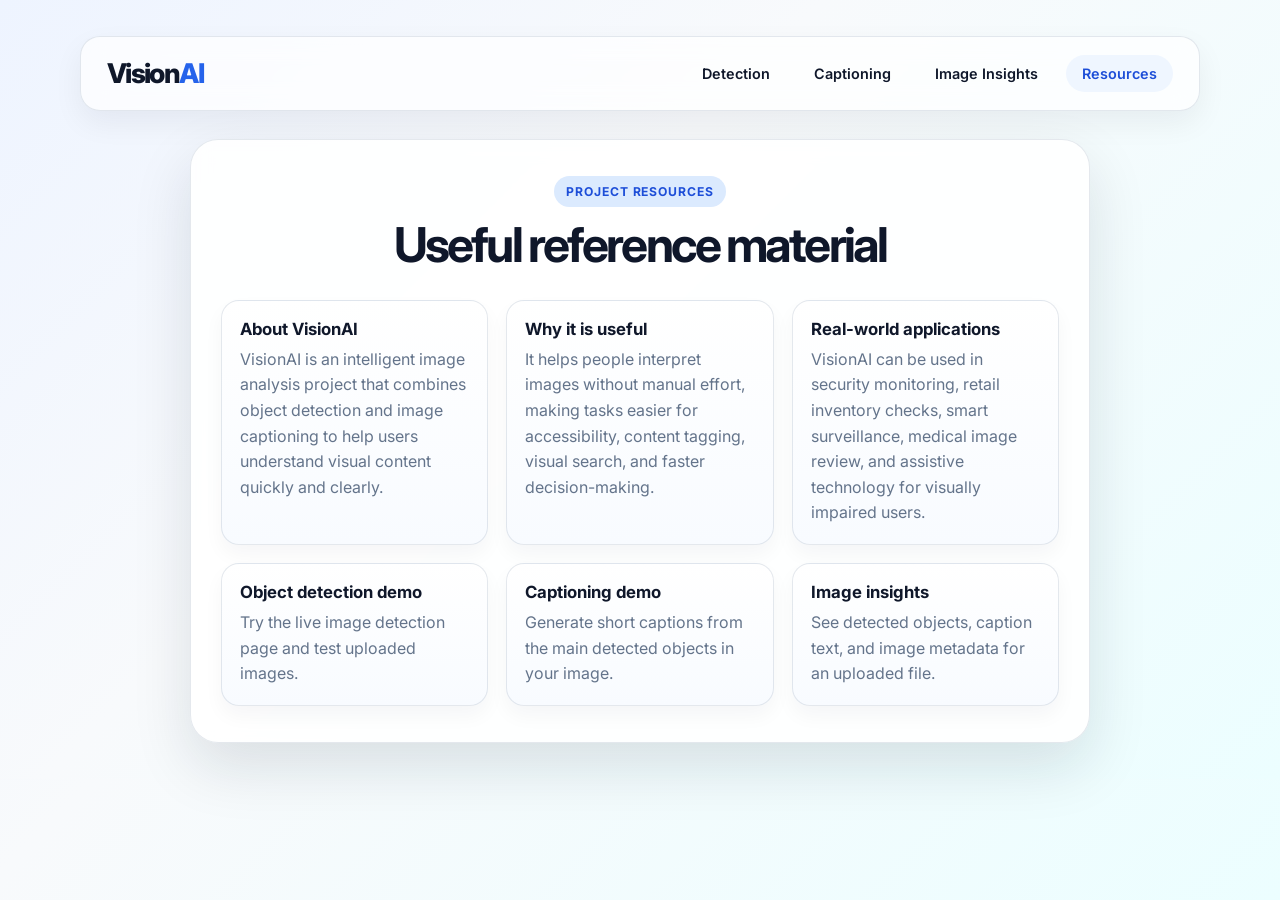
<file: templates/resources.html>
<!DOCTYPE html>
<html lang="en">
<head>
    <meta charset="UTF-8">
    <meta name="viewport" content="width=device-width, initial-scale=1.0">
    <title>Resources</title>
    <link rel="preconnect" href="https://fonts.googleapis.com">
    <link rel="preconnect" href="https://fonts.gstatic.com" crossorigin>
    <link href="https://fonts.googleapis.com/css2?family=Inter:wght@400;500;600;700;800&display=swap" rel="stylesheet">
    <link rel="stylesheet" type="text/css" href="/static/style.css">
</head>
<body>
    <div class="page-shell">
        <header class="topbar">
            <div class="brand">Vision<span>AI</span></div>
            <nav class="nav-links" aria-label="Main navigation">
                <a href="/">Detection</a>
                <a href="/captioning">Captioning</a>
                <a href="/insights">Image Insights</a>
                <a href="/resources" class="active">Resources</a>
            </nav>
        </header>

        <main class="hero">
            <section class="upload-panel resource-panel">
                <div class="panel-copy">
                    <span class="eyebrow">Project resources</span>
                    <h1>Useful reference material</h1>
                </div>

                <div class="resource-list">
                    <div class="resource-card">
                        <h3>About VisionAI</h3>
                        <p>VisionAI is an intelligent image analysis project that combines object detection and image captioning to help users understand visual content quickly and clearly.</p>
                    </div>

                    <div class="resource-card">
                        <h3>Why it is useful</h3>
                        <p>It helps people interpret images without manual effort, making tasks easier for accessibility, content tagging, visual search, and faster decision-making.</p>
                    </div>

                    <div class="resource-card">
                        <h3>Real-world applications</h3>
                        <p>VisionAI can be used in security monitoring, retail inventory checks, smart surveillance, medical image review, and assistive technology for visually impaired users.</p>
                    </div>

                    <a class="resource-card" href="/" target="_self">
                        <h3>Object detection demo</h3>
                        <p>Try the live image detection page and test uploaded images.</p>
                    </a>

                    <a class="resource-card" href="/captioning" target="_self">
                        <h3>Captioning demo</h3>
                        <p>Generate short captions from the main detected objects in your image.</p>
                    </a>

                    <a class="resource-card" href="/insights" target="_self">
                        <h3>Image insights</h3>
                        <p>See detected objects, caption text, and image metadata for an uploaded file.</p>
                    </a>
                </div>
            </section>
        </main>
    </div>
</body>
</html>
</file>
<file: static/style.css>
:root {
    --bg: #f4f7fb;
    --panel: rgba(255, 255, 255, 0.9);
    --primary: #2563eb;
    --primary-dark: #1d4ed8;
    --secondary: #0f172a;
    --muted: #64748b;
    --border: rgba(148, 163, 184, 0.25);
    --success: #16a34a;
    --shadow: 0 24px 60px rgba(15, 23, 42, 0.12);
}

* {
    box-sizing: border-box;
}

html, body {
    margin: 0;
    min-height: 100%;
    font-family: 'Inter', sans-serif;
    background: linear-gradient(135deg, #eef4ff 0%, #f8fafc 40%, #ecfeff 100%);
    color: var(--secondary);
}

body {
    display: flex;
    align-items: center;
    justify-content: center;
    padding: 36px 20px;
}

img {
    max-width: 100%;
    display: block;
}

.page-shell {
    width: min(1120px, 100%);
}

.topbar {
    display: flex;
    align-items: center;
    justify-content: space-between;
    gap: 24px;
    background: rgba(255, 255, 255, 0.7);
    border: 1px solid var(--border);
    backdrop-filter: blur(12px);
    box-shadow: 0 12px 30px rgba(15, 23, 42, 0.06);
    border-radius: 20px;
    padding: 18px 26px;
    margin-bottom: 28px;
}

.brand {
    font-size: 1.7rem;
    font-weight: 800;
    letter-spacing: -0.06em;
    color: var(--secondary);
}

.brand span {
    color: var(--primary);
}

.nav-links {
    display: flex;
    align-items: center;
    flex-wrap: wrap;
    gap: 12px;
}

.nav-links a {
    text-decoration: none;
    color: var(--secondary);
    font-size: 0.9rem;
    font-weight: 600;
    padding: 10px 16px;
    border-radius: 999px;
    transition: all 0.2s ease;
}

.nav-links a:hover,
.nav-links a.active {
    background: #eff6ff;
    color: var(--primary-dark);
}

.hero {
    display: flex;
    justify-content: center;
}

.upload-panel {
    width: min(900px, 100%);
    background: var(--panel);
    border: 1px solid var(--border);
    border-radius: 28px;
    box-shadow: var(--shadow);
    padding: 36px 30px;
    backdrop-filter: blur(10px);
}

.panel-copy {
    text-align: center;
    margin-bottom: 28px;
}

.eyebrow {
    display: inline-block;
    background: #dbeafe;
    color: var(--primary-dark);
    border-radius: 999px;
    padding: 8px 12px;
    font-size: 0.76rem;
    font-weight: 700;
    letter-spacing: 0.08em;
    text-transform: uppercase;
    margin-bottom: 12px;
}

.panel-copy h1 {
    margin: 0 0 10px;
    font-size: clamp(2rem, 4vw, 3rem);
    line-height: 1.1;
    letter-spacing: -0.06em;
}

.panel-copy p {
    margin: 0;
    color: var(--muted);
    font-size: 1.04rem;
}

.upload-form {
    display: flex;
    flex-wrap: wrap;
    align-items: center;
    justify-content: center;
    gap: 14px;
    margin-bottom: 20px;
}

.file-picker {
    position: relative;
    display: inline-flex;
    align-items: center;
    justify-content: center;
    min-width: 220px;
    border: 1px dashed rgba(37, 99, 235, 0.4);
    background: #f8fbff;
    border-radius: 14px;
    padding: 14px 18px;
    cursor: pointer;
    transition: transform 0.2s ease, border-color 0.2s ease;
}

.file-picker:hover {
    transform: translateY(-1px);
    border-color: rgba(37, 99, 235, 0.8);
}

.file-picker input {
    position: absolute;
    inset: 0;
    opacity: 0;
    cursor: pointer;
}

.file-label {
    font-weight: 700;
    color: var(--primary-dark);
}

.primary-btn {
    border: none;
    border-radius: 14px;
    background: linear-gradient(135deg, var(--primary) 0%, var(--primary-dark) 100%);
    color: white;
    padding: 15px 26px;
    font-size: 1rem;
    font-weight: 700;
    cursor: pointer;
    box-shadow: 0 14px 24px rgba(37, 99, 235, 0.22);
    transition: transform 0.2s ease, box-shadow 0.2s ease;
}

.primary-btn:hover {
    transform: translateY(-1px);
    box-shadow: 0 18px 28px rgba(37, 99, 235, 0.28);
}

.status-badge {
    margin: 0 auto 18px;
    display: inline-flex;
    align-items: center;
    justify-content: center;
    background: #ecfdf5;
    color: #166534;
    border: 1px solid rgba(22, 163, 74, 0.2);
    border-radius: 999px;
    padding: 10px 16px;
    font-size: 0.9rem;
    min-width: 180px;
}

.error-badge {
    background: #fef2f2;
    color: #b91c1c;
    border-color: rgba(185, 28, 28, 0.2);
}

.success-badge {
    background: #ecfdf5;
    color: #166534;
}

.preview-box {
    display: flex;
    align-items: center;
    justify-content: center;
    min-height: 300px;
    margin-top: 18px;
    background: linear-gradient(180deg, rgba(255,255,255,0.7), rgba(248,250,252,0.8));
    border: 1px solid var(--border);
    border-radius: 22px;
    overflow: hidden;
}

.small-preview {
    min-height: 220px;
}

.insight-grid {
    display: grid;
    grid-template-columns: 1.1fr 0.9fr;
    gap: 22px;
    align-items: start;
    margin-top: 18px;
}

.insight-card {
    background: #f8fbff;
    border: 1px solid var(--border);
    border-radius: 18px;
    padding: 20px;
}

.insight-card h3 {
    margin: 18px 0 8px;
    font-size: 1rem;
}

.insight-card h3:first-child {
    margin-top: 0;
}

.insight-card p,
.insight-card li {
    color: var(--muted);
    line-height: 1.7;
}

.insight-card ul {
    margin: 0;
    padding-left: 18px;
}

.summary-points {
    list-style: none;
    padding: 0;
    margin: 0 0 12px;
    display: grid;
    gap: 10px;
}

.summary-points li {
    background: linear-gradient(135deg, #eff6ff, #f8fafc);
    border: 1px solid rgba(37, 99, 235, 0.15);
    border-radius: 12px;
    padding: 10px 12px;
    color: var(--secondary);
    font-weight: 500;
}

#imagen {
    display: none;
    width: min(100%, 680px);
    max-height: 520px;
    object-fit: contain;
    border-radius: 16px;
    padding: 18px;
}

.resource-list {
    display: grid;
    grid-template-columns: repeat(auto-fit, minmax(220px, 1fr));
    gap: 18px;
    margin-top: 18px;
}

.resource-card {
    display: block;
    background: linear-gradient(180deg, #ffffff, #f8fbff);
    border-radius: 18px;
    border: 1px solid var(--border);
    padding: 18px 18px;
    text-decoration: none;
    color: var(--secondary);
    box-shadow: 0 10px 20px rgba(15, 23, 42, 0.04);
    transition: transform 0.2s ease, box-shadow 0.2s ease;
}

.resource-card:hover {
    transform: translateY(-2px);
    box-shadow: 0 18px 28px rgba(15, 23, 42, 0.08);
}

.resource-card h3 {
    margin: 0 0 8px;
    font-size: 1.05rem;
}

.resource-card p {
    margin: 0;
    color: var(--muted);
    line-height: 1.6;
}

@media (max-width: 640px) {
    .topbar {
        flex-direction: column;
        padding: 18px 18px;
    }

    .upload-panel {
        padding: 24px 18px;
    }

    .upload-form {
        flex-direction: column;
    }

    .file-picker,
    .primary-btn {
        width: 100%;
    }
}
</file>
